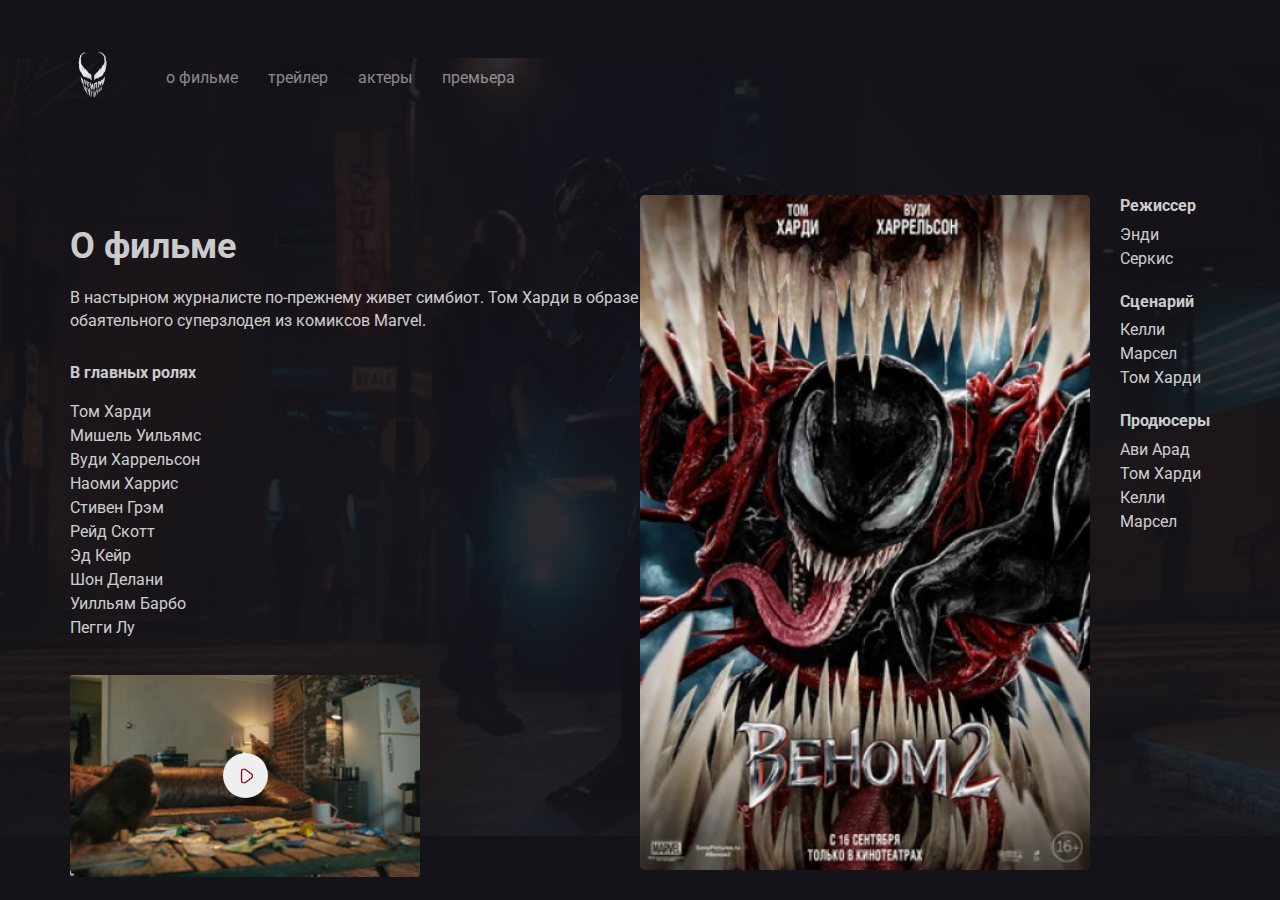
<file: about.html>
<!DOCTYPE html>
<html lang="ru">
<head>
    <meta charset="UTF-8">
    <meta http-equiv="X-UA-Compatible" content="IE=edge">
    <meta name="viewport" content="width=device-width, initial-scale=1.0">
    <title>О фильме - Venom 2</title>
    <link rel="preconnect" href="https://fonts.gstatic.com">
    <link href="https://fonts.googleapis.com/css2?family=Roboto:ital,wght@0,400;1,700&display=swap" rel="stylesheet">
    <link rel="stylesheet" href="css/normalize.css">
    <link rel="stylesheet" href="css/style.css">
</head>
<body class="primary-bg">
    <div class="container">
        <header class="header">
            <a href="/" class="logo-link">
                <img width="46" height="71" src="img/logo.png" alt="logo: Venom" class="logo-image">
            </a>    
            <nav class="nav">
                <button class="menu-button">
                    <span class="menu-button-text">меню</span>
                    <img src="img/menu.svg" alt="icon: burger-menu" class="menu-button-icon">
                </button>
                <button class="menu-close">
                    <span class="menu-close-text">закрыть</span>
                    <img src="img/arrow.svg" alt="icon: arrow" class="menu-close-icon">
                </button>
                <ul class="nav-menu">
                    <li class="nav-menu-item">
                        <a href="about.html" class="nav-menu-link">о фильме</a>
                    </li>
                    <li class="nav-menu-item">
                        <a href="trailer.html" class="nav-menu-link">трейлер</a>
                    </li>
                    <li class="nav-menu-item">
                        <a href="actors.html" class="nav-menu-link">актеры</a>
                    </li>
                    <li class="nav-menu-item">
                        <a href="premier.html" class="nav-menu-link">премьера</a>
                    </li>
                </ul>
            </nav>
        </header>
        <div class="content">
            <div class="col">
                <h2 class="content-title">О фильме</h2>
                <p class="cotent-text">В настырном журналисте по-прежнему живет симбиот. Том Харди в образе обаятельного суперзлодея из комиксов Marvel.</p>
                <h3 class="content-subtitle">В главных ролях</h3>
                <ul class="list column-2">
                    <li class="list-item">Том Харди</li>
                    <li class="list-item">Мишель Уильямс</li>
                    <li class="list-item">Вуди Харрельсон</li>
                    <li class="list-item">Наоми Харрис</li>
                    <li class="list-item">Стивен Грэм</li>
                    <li class="list-item">Рейд Скотт</li>
                    <li class="list-item">Эд Кейр</li>
                    <li class="list-item">Шон Делани</li>
                    <li class="list-item">Уилльям Барбо</li>
                    <li class="list-item">Пегги Лу</li>
                </ul>
                <div class="trailer">
                    <button class="play">
                        <img src="img/play.svg" alt="icon: play" class="play-icon">
                    </button>
                </div>
            </div>
            
            <div class="col">
                <div class="poster-wrapper">
                    <img src="img/poster.jpg" alt="photo: poster" class="poster">
                    <div class="creators">
                        <h3 class="content-subtitle">Режиссер</h3>
                        <ul class="list">
                            <li class="list-item">Энди Серкис</li>
                        </ul>
                        <h3 class="content-subtitle">Сценарий</h3>
                        <ul class="list">
                            <li class="list-item">Келли Марсел</li>
                            <li class="list-item">Том Харди</li>
                        </ul>
                        <h3 class="content-subtitle">Продюсеры</h3>
                        <ul class="list">
                            <li class="list-item">Ави Арад</li>
                            <li class="list-item">Том Харди</li>
                            <li class="list-item">Келли Марсел</li>
                        </ul>
                </div>
                </div>
            </div>
        </div>
        <!-- /.content -->
    </div>
    <!-- /.container -->

    <script src="js/main.js"></script>
</body>
</html>
</file>
<file: css/style.css>
body {
    background-color:  #14131A;
    color: #FFFFFF;
    font-family: 'Roboto', sans-serif;
}
img {
   max-width: 100%;
}
.container {
    max-width: 1140px;
    width: 90%;
    margin: auto;
}
.header {
    display: flex;
    align-items: center;
    padding-top: 40px;
    margin-bottom: 80px;
}
.logo-link {
    display: inline-block;
    margin-right: 50px;
}
.nav-menu {
    margin: 0;
    padding: 0;
    list-style: none;
    display: flex;
}
.nav-menu-item {
    margin-right: 30px;
}
.nav-menu-link {
    text-decoration: none;
    color: rgba(255, 255, 255, 0.5);
}
.date {
    display: block;
    font-size: 24px;
    line-height: 28px;
    color: rgba(255, 255, 255, 0.8);
    margin-bottom: 2%;
}
.hero-description {
    margin-top: 3%;
    max-width: 423px;
    font-size: 16px;
    line-height: 140%;
    color: rgba(255, 255, 255, 0.8);
}
.film-logo {
    width: 70%;
}
.button-group {
    margin-top: 5%;
}
.button  {
    padding: 15px 30px;
    border: none;
    border-radius: 5px;
    text-decoration: none;
    cursor: pointer;
}
.button-text, .button-icon {
    display: inline-block;
    vertical-align: middle;
}
.button-text {
    font-size: 14px;
    line-height: 16px;
    margin-left: 10px;
}
.button-primary {
    background-color: #FFFFFF;
    color: #8D0019;
}
.button-link {
    color: #FFFFFF;
}
.venom {
    position: absolute;
    top: 0;
    right: 0;
    max-width: 728px;
    width: 50%;
}
.blood {
    background: url('../img/blood.png') no-repeat top right, #14131A url('../img/background.jpg') no-repeat center center / 70%; 
}
.primary-bg {
    background: #14131A url('../img/background.jpg') no-repeat center center / 100%; 
}
.content {
    display: flex;
}
.col {
    flex-basis: 50%;
}
.content-title {
    font-weight: bold;
    font-size: 36px;
    line-height: 42px;
    color: rgba(255, 255, 255, 0.8);
    margin-bottom: 20px;
}
.cotent-text {
    font-size: 16px;
    line-height: 140%; 
    color: rgba(255, 255, 255, 0.8);
    margin-bottom: 30px;
}
.content-subtitle {
    font-weight: bold;
    font-size: 16px;
    line-height: 140%;
    color: rgba(255, 255, 255, 0.8);
    margin-top: 0;
    margin-bottom: 15px;
}
.content .list {
    list-style: none;
    padding: 0;
    font-size: 16px;
    line-height: 140%; 
    color: rgba(255, 255, 255, 0.8);
}
.list-item {
    line-height: 1.5;
}
.column-2 {
    -webkit-column-count: 2;
    -moz-column-count: 2;
    column-count: 2;
    -webkit-column-gap: 20px;
    -moz-column-gap: 20px;
    column-gap: 20px;
    max-width: 350px;
}
.content .trailer {
    width: 356px;
    height: 205px;
    background: url('../img/trailer-cover.jpg') no-repeat center / contain;
    border-radius: 5px;
    display: flex;
    align-items: center;
    justify-content: center;
    margin-top: 33px;
}
.trailer .play {
    width: 45px;
    height: 45px;
    border-radius: 50%;
    border: none;
    cursor: pointer;
}
.trailer .play-icon {
    transform: translate(1px, 2px);
}
.poster-wrapper {
    display: flex;
    align-items: start;
}
.poster {
    width: 362px;
    border-radius: 5px;
    margin-bottom: 30px;
}
.poster-wrapper .content-subtitle {
    margin-bottom: 5px;
}
.poster-wrapper .list {
    margin: 0;
    margin-bottom: 20px;
}
.creators {
    margin-left: 30px;
}
.menu-button {
    display: none;
}
.menu-close {
    display: none;
}

@media (max-width: 1024px) {
    .content {
        flex-direction: column;
        padding-bottom: 5%;
    }
    .col {
        margin-bottom: 5%;
    }
    .header {
        margin-bottom: 4%;
    }
    .hero {
        margin-top: 20%;
    }
}
@media (max-width: 768px) {
    .blood {
        background: #14131A;
    }
    .venom {
        top: 10%;
    }
}
@media (max-width: 576px) {
    .venom {
        top: 20%;
        width: 30%;
    }
    .nav {
        margin-left: auto;
    }
    .nav-menu {
        position: fixed;
        left: 0;
        top: 0;
        z-index: 9;
        width: 100%;
        height: 100%;
        background-color: #FFFFFF;
        display: flex;
        justify-content: center;
        align-items: center;
        flex-direction: column;
        transform: translateX(100%);
        transition: transforms 0.2s;
    }
    .nav-menu-link {
        color: #14131A;
    }
    .nav-menu-item {
        margin-bottom: 2%;
        margin-top: 2%;
        margin-right: 0;
    }
    .menu-button {
        display: flex;
        align-items: center;
        justify-content: center;
        padding: 10px;
        border: none;
        background-color: #14131A;
        color: #FFFFFF;
        cursor: pointer;
    }
    .menu-button-text {
        margin-right: 10px;
    }
    .menu-close {
        position: fixed;
        opacity: 0;
        right: 25px;
        top: 65px;
        display: flex;
        align-items: center;
        z-index: 10;
        border: none;
        background-color: #FFFFFF;
        cursor: pointer;
        transform: translateX(300%);
        transition: transform 0.2s;
        transition-delay: 0.4s;
    }
    .is-active {
        transform: translateX(0%);
        opacity: 1;
    }
    .menu-close-text {
        margin-right: 10px;
    }
    .button-group {
        display: flex;
        align-items: center;
        justify-content: center;
        flex-direction: column;
    }
    .hero {
        text-align: center;
    }
    .poster-wrapper {
        flex-direction: column;
    }
}
.poster {
    width: 100%;
    margin-bottom: 4%;
    margin-right: 0;
}
.content .trailer {
    max-width: 350px;
    width: 100%;
}
.column-2 {
    column-count: 1;
}
</file>
